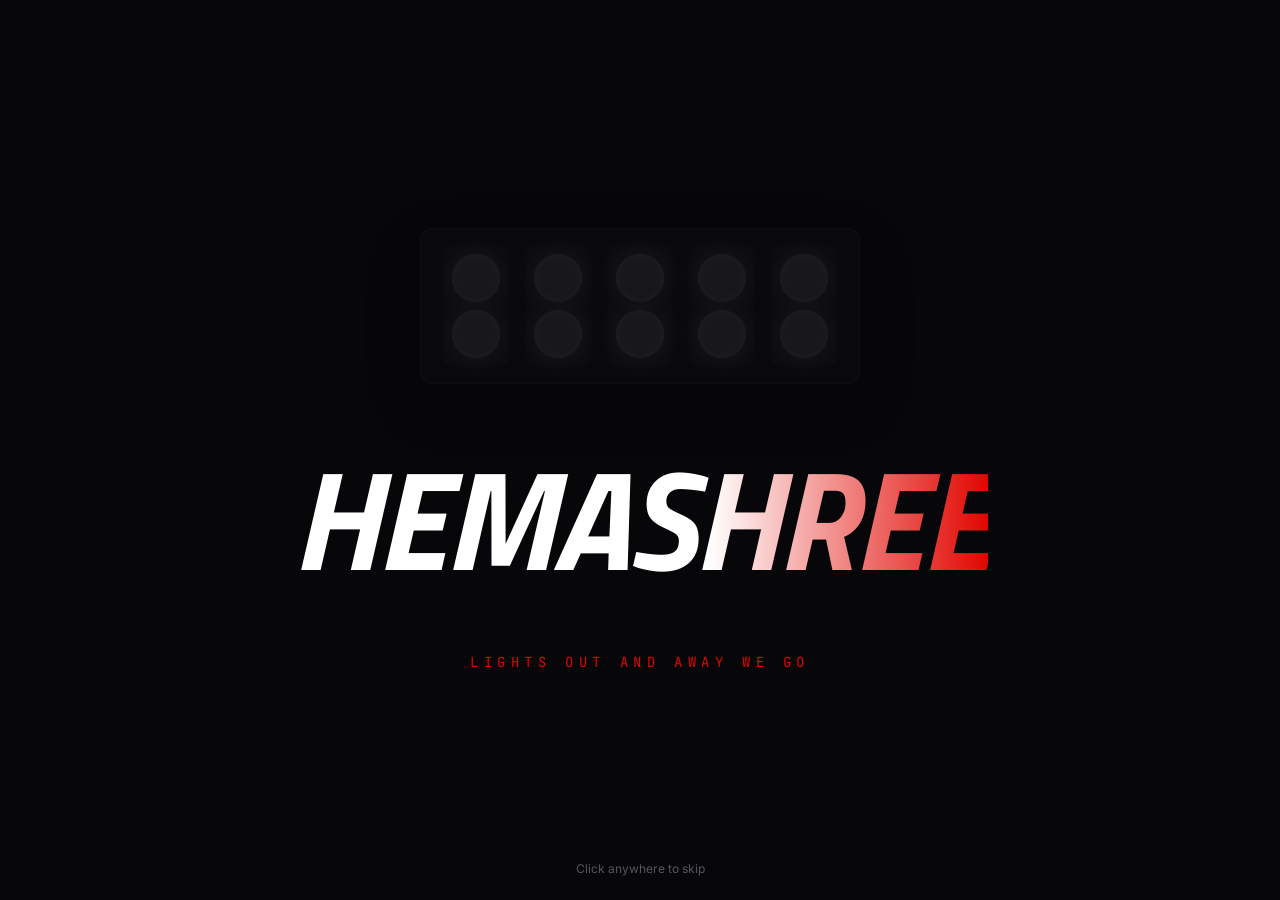
<file: index.html>
<!DOCTYPE html>
<html lang="en">
<head>
<meta charset="UTF-8">
<meta name="viewport" content="width=device-width, initial-scale=1.0, viewport-fit=cover">
<title>HEMASHREE · Software Engineer</title>
<meta name="description" content="Portfolio of Hemashree, software engineer (B.Tech CSE, VIT Chennai): computer vision, robotics, embedded sensing and backend systems, with a co-invented smart walker patent.">
<meta name="theme-color" content="#0F0F13">
<meta property="og:type" content="website">
<meta property="og:title" content="HEMASHREE · Software Engineer">
<meta property="og:description" content="Systems that see, decide and keep people safe: a patent-pending smart walker, a disaster-response rover, vision models and backend platforms.">
<meta property="og:image" content="https://hemashreevi.github.io/assets/img/hero.jpg">
<meta name="twitter:card" content="summary_large_image">
<link rel="icon" href="data:image/svg+xml,%3Csvg xmlns='http://www.w3.org/2000/svg' viewBox='0 0 64 64'%3E%3Crect width='64' height='64' rx='10' fill='%230F0F13'/%3E%3Ctext x='33' y='48' font-family='Arial Black,Impact,sans-serif' font-style='italic' font-size='40' text-anchor='middle' fill='%23E10600'%3EH%3C/text%3E%3C/svg%3E">
<link rel="preconnect" href="https://fonts.googleapis.com">
<link rel="preconnect" href="https://fonts.gstatic.com" crossorigin>
<link href="https://fonts.googleapis.com/css2?family=Titillium+Web:ital,wght@0,400;0,600;0,700;0,900;1,700;1,900&family=Inter:wght@300;400;500;600;700;800&family=JetBrains+Mono:wght@500;700&display=swap" rel="stylesheet">
<!-- Bump ?v= on these three links after editing CSS/JS so browsers fetch the new files. -->
<link rel="stylesheet" href="./assets/css/site.css?v=20261106-6">
<script type="application/ld+json">
{
  "@context":"https://schema.org",
  "@type":"Person",
  "name":"Hemashree Venugopal Indrajith",
  "jobTitle":"Software Engineer",
  "email":"mailto:shreejith2005@gmail.com",
  "address":{"@type":"PostalAddress","addressLocality":"Chennai","addressCountry":"IN"},
  "alumniOf":"Vellore Institute of Technology, Chennai",
  "knowsLanguage":["Tamil","English","Hindi","Japanese"],
  "sameAs":["https://www.linkedin.com/in/hema-shree272005","https://github.com/HemashreeVI"]
}
</script>
</head>
<body>

<!-- Intro -->
<div class="intro" id="intro" aria-hidden="true">
  <div class="lights" id="lights">
    <div class="pod"><i></i><i></i></div><div class="pod"><i></i><i></i></div><div class="pod"><i></i><i></i></div><div class="pod"><i></i><i></i></div><div class="pod"><i></i><i></i></div>
  </div>
  <div class="intro-word">HEMASHREE</div>
  <div class="intro-sub">LIGHTS OUT AND AWAY WE GO</div>
  <div class="intro-skip">Click anywhere to skip</div>
</div>

<!-- Profile picker -->
<section class="gate" id="gate" hidden aria-labelledby="gateTitle">
  <div class="gate-logo">HEMASHREE</div>
  <p class="gate-kicker">PORTFOLIO · SOFTWARE ENGINEER</p>
  <h1 id="gateTitle">Who's on the grid today?</h1>
  <div class="gate-list" id="gateList"></div>
  <p class="gate-hint">Pick your seat. The page re-tunes itself for you.</p>
</section>

<!-- Browse -->
<div class="app" id="app" hidden>
  <header class="nav" id="nav">
    <a class="logo" href="#top" aria-label="Home">HEMASHREE</a>
    <nav class="nav-links" id="navLinks" aria-label="Sections"></nav>
    <button class="nav-browse" id="navBrowse" type="button" aria-expanded="false" aria-controls="navLinks">Browse <span aria-hidden="true">▾</span></button>
    <div class="nav-right">
      <a class="nav-resume" id="navResume" href="#" target="_blank" rel="noopener">Résumé</a>
      <div class="profile-menu">
        <button class="avatar-btn" id="avatarBtn" type="button" aria-haspopup="true" aria-expanded="false" aria-label="Switch profile"></button>
        <div class="profile-drop" id="profileDrop" hidden></div>
      </div>
    </div>
  </header>

  <main id="top">
    <section class="billboard" id="billboard">
      <div class="bb-speed" aria-hidden="true"></div>
      <div class="bb-photo"><img id="bbPhoto" alt="Hemashree"></div>
      <div class="bb-spot" id="bbSpot" aria-hidden="true"></div>
      <div class="bb-shade" aria-hidden="true"></div>
      <div class="bb-content">
        <div class="bb-tag"><span class="pos">P1</span><span class="code">HVI</span><span class="team">VIT CHENNAI · B.TECH CSE</span></div>
        <h1 class="bb-title" id="bbTitle"></h1>
        <div class="bb-role" id="bbRole"></div>
        <div class="bb-meta" id="bbMeta"></div>
        <p class="bb-pitch" id="bbPitch"></p>
        <div class="bb-stats" id="bbStats"></div>
        <div class="bb-actions">
          <button class="btn btn-play" id="bbPlay" type="button"><svg viewBox="0 0 24 24" aria-hidden="true"><path d="M7 4v16l13-8z"/></svg>View Projects</button>
          <button class="btn btn-info" id="bbInfo" type="button"><svg viewBox="0 0 24 24" aria-hidden="true"><circle cx="12" cy="12" r="10" fill="none" stroke="currentColor" stroke-width="2"/><path d="M12 11v6M12 7.5v.5" stroke="currentColor" stroke-width="2.2" stroke-linecap="round"/></svg>About Me</button>
          <button class="btn btn-info" id="bbTrailer" type="button"><svg viewBox="0 0 24 24" aria-hidden="true"><rect x="2" y="5" width="20" height="14" rx="3" fill="none" stroke="currentColor" stroke-width="2"/><path d="M10 9v6l5-3z"/></svg>Watch Trailer</button>
        </div>
      </div>
      <div class="checker" aria-hidden="true"></div>
    </section>

    <div class="rows" id="rows"></div>

    <section class="cta" id="contact" aria-labelledby="ctaTitle">
      <p class="cta-kicker">BOX, BOX</p>
      <h2 id="ctaTitle">Let's build something fast.</h2>
      <p class="cta-sub">Open to roles in software engineering, computer vision, cyber-physical systems, security, and backend &amp; DevOps.</p>
      <p class="cta-small">Leave your email and I'll get back to you.</p>
      <form class="cta-form" id="ctaForm">
        <label class="sr-only" for="ctaEmail">Your email address</label>
        <input id="ctaEmail" type="email" placeholder="Email address" autocomplete="email" required>
        <button class="btn btn-red" type="submit">Send <span aria-hidden="true">›</span></button>
      </form>
      <div class="cta-links" id="ctaLinks"></div>
    </section>
  </main>

  <footer class="foot">
    <p class="foot-q">Questions? Email <a id="footMail" href="#"></a></p>
    <ul class="foot-grid" id="footGrid"></ul>
    <p class="foot-note">Built by hand by Hemashree · Chennai, India · <a href="./classic/">Classic portfolio</a></p>
  </footer>
</div>

<!-- Page transition: an F1 car drives up the screen -->
<div class="pitlane" id="pitlane" aria-hidden="true">
  <div class="pl-track" id="plTrack">
    <div class="pl-car" id="plCar"></div>
    <div class="pl-curtain"><div class="pl-checker"></div><div class="pl-label" id="plLabel"></div></div>
  </div>
</div>

<!-- Hover preview (desktop) -->
<div class="preview" id="preview" hidden></div>

<!-- Detail modal -->
<div class="modal" id="modal" hidden>
  <div class="modal-backdrop" data-close></div>
  <div class="modal-box" role="dialog" aria-modal="true" aria-labelledby="modalTitle" tabindex="-1" id="modalBox"></div>
</div>

<!-- Image lightbox -->
<div class="lightbox" id="lightbox" hidden>
  <button class="lb-close" type="button" data-close aria-label="Close">×</button>
  <img id="lbImg" alt="">
  <p id="lbCap"></p>
</div>

<script src="./assets/js/data.js?v=20261106-3"></script>
<script src="./assets/js/app.js?v=20261106-6"></script>
</body>
</html>
</file>
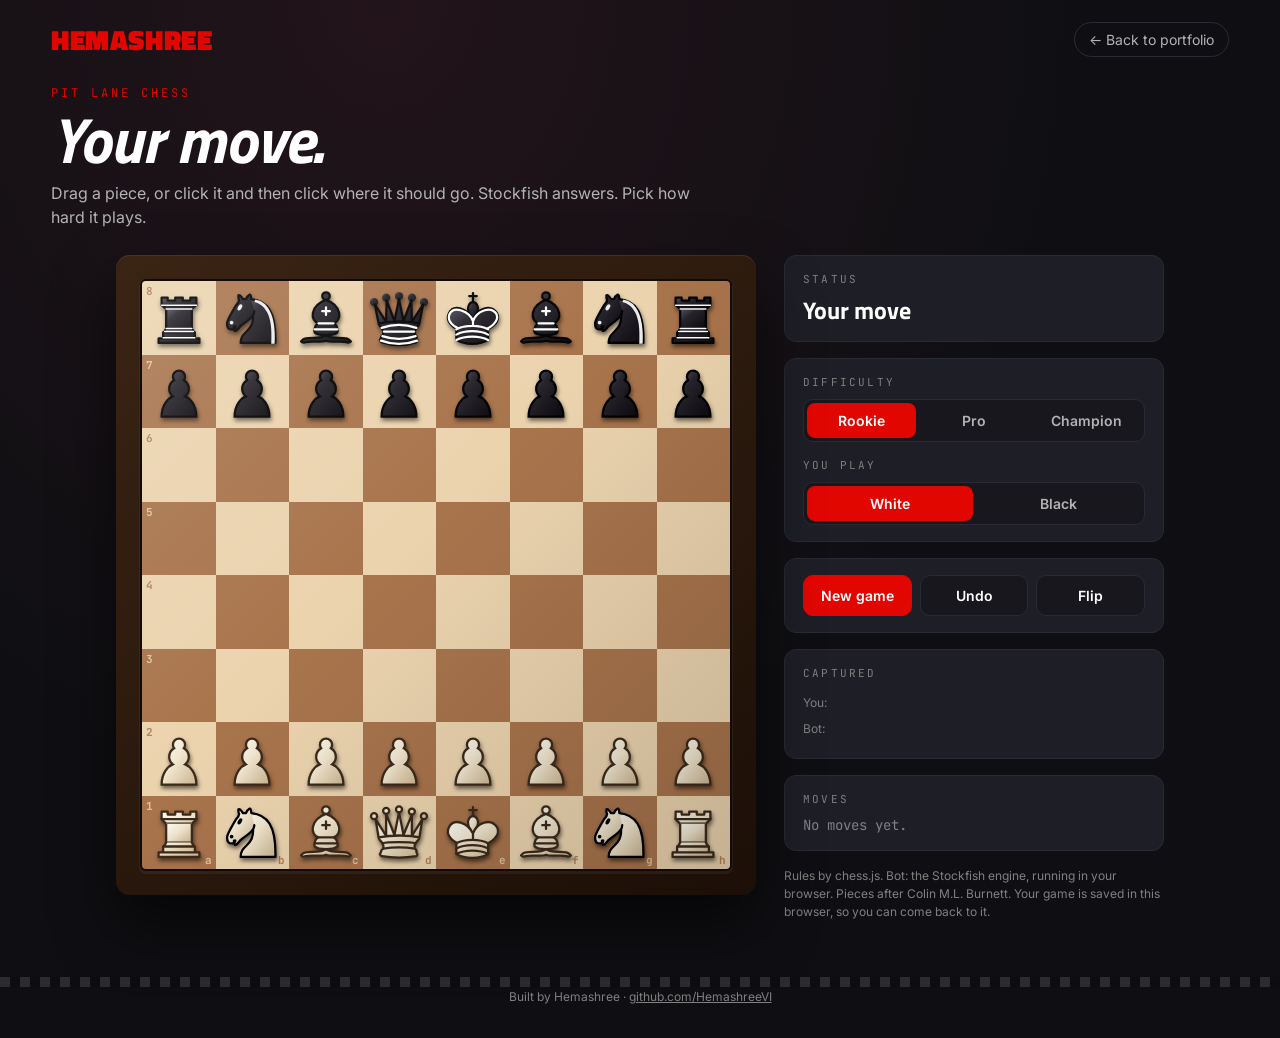
<file: chess/index.html>
<!DOCTYPE html>
<html lang="en">
<head>
<meta charset="UTF-8">
<meta name="viewport" content="width=device-width, initial-scale=1.0, viewport-fit=cover">
<title>Pit Lane Chess · Hemashree</title>
<meta name="description" content="Play chess against Stockfish on Hemashree's portfolio. Drag or click the pieces; pick your difficulty and your colour.">
<meta name="theme-color" content="#0F0F13">
<meta property="og:title" content="Pit Lane Chess · Hemashree">
<meta property="og:description" content="Drag the pieces, beat the bot. A chess board on Hemashree's portfolio.">
<link rel="icon" href="data:image/svg+xml,%3Csvg xmlns='http://www.w3.org/2000/svg' viewBox='0 0 64 64'%3E%3Crect width='64' height='64' rx='10' fill='%230F0F13'/%3E%3Ctext x='32' y='48' font-size='40' text-anchor='middle' fill='%23E10600'%3E%E2%99%9E%3C/text%3E%3C/svg%3E">
<link rel="preconnect" href="https://fonts.googleapis.com">
<link rel="preconnect" href="https://fonts.gstatic.com" crossorigin>
<link href="https://fonts.googleapis.com/css2?family=Titillium+Web:ital,wght@0,400;0,600;0,700;0,900;1,900&family=Inter:wght@400;500;600;700&family=JetBrains+Mono:wght@500;700&display=swap" rel="stylesheet">
<style>
:root{
  --bg:#0F0F13;--bg2:#17171D;--card:#1E1E26;--line:#2A2A34;
  --red:#E10600;--red2:#B20710;--text:#FFFFFF;--muted:#B3B3B3;--dim:#808080;--green:#46D369;
  --light:#EBD3AE;--dark:#A8744C;--lastL:#E6CF7A;--lastD:#C2A04A;
  --display:'Titillium Web','Arial Black',sans-serif;
  --mono:'JetBrains Mono',ui-monospace,Menlo,Consolas,monospace;
  --sans:'Inter',-apple-system,'Segoe UI',Helvetica,Arial,sans-serif;
}
*{box-sizing:border-box}
html{-webkit-text-size-adjust:100%}
body{margin:0;min-height:100vh;background:radial-gradient(ellipse at 30% 0%,#22141a 0%,var(--bg) 55%);color:var(--text);font-family:var(--sans);overflow-x:hidden}
a{color:inherit}
button{font:inherit;color:inherit}
:focus-visible{outline:2px solid #fff;outline-offset:3px}
.sr-only{position:absolute;width:1px;height:1px;overflow:hidden;clip:rect(0 0 0 0);white-space:nowrap}

.nav{display:flex;align-items:center;justify-content:space-between;gap:16px;padding:18px max(16px,4vw)}
.logo{font-family:var(--display);font-weight:900;font-size:28px;color:var(--red);text-decoration:none;letter-spacing:.02em}
.back{font-size:14px;color:var(--muted);text-decoration:none;border:1px solid var(--line);padding:8px 14px;border-radius:999px}
.back:hover{color:#fff;border-color:#555}

.head{padding:6px max(16px,4vw) 18px}
.kicker{font-family:var(--mono);font-size:12px;letter-spacing:.25em;color:var(--red);margin:0 0 6px}
h1{font-family:var(--display);font-weight:900;font-style:italic;font-size:clamp(34px,6vw,64px);line-height:1;margin:0;letter-spacing:-.01em}
.sub{color:var(--muted);margin:10px 0 0;max-width:640px;line-height:1.5}

.wrap{display:grid;grid-template-columns:minmax(0,640px) minmax(260px,380px);gap:28px;padding:8px max(16px,4vw) 48px;justify-content:center;align-items:start}
@media (max-width:900px){.wrap{grid-template-columns:minmax(0,1fr)}}

/* ------------------------------------------------ board */
.frame{position:relative;padding:clamp(14px,3vw,26px);border-radius:14px;background:linear-gradient(145deg,#3a2414,#1c0f07);
  box-shadow:0 30px 60px rgba(0,0,0,.6),inset 0 1px 0 rgba(255,255,255,.08);touch-action:none;user-select:none;-webkit-user-select:none}
.board{position:relative;display:grid;grid-template-columns:repeat(8,1fr);aspect-ratio:1;border-radius:4px;overflow:hidden;
  box-shadow:0 0 0 2px #120a05,0 2px 0 3px rgba(255,255,255,.05)}
.board::after{content:"";position:absolute;inset:0;pointer-events:none;background:linear-gradient(135deg,rgba(255,255,255,.14),rgba(255,255,255,0) 45%,rgba(0,0,0,.16))}
.sq{position:relative;border:0;padding:0;margin:0;background:var(--light);cursor:pointer;aspect-ratio:1}
.sq.d{background:var(--dark)}
.sq.last{background:var(--lastL)}.sq.d.last{background:var(--lastD)}
.sq.sel{box-shadow:inset 0 0 0 4px rgba(225,6,0,.85)}
.sq.check{background:radial-gradient(circle,#ff3b30 0%,rgba(225,6,0,.75) 45%,transparent 75%),var(--light)}
.sq.d.check{background:radial-gradient(circle,#ff3b30 0%,rgba(225,6,0,.75) 45%,transparent 75%),var(--dark)}
.sq.hint::before{content:"";position:absolute;left:50%;top:50%;width:26%;height:26%;transform:translate(-50%,-50%);border-radius:50%;background:rgba(20,10,5,.35)}
.sq.hint.cap::before{width:86%;height:86%;background:none;border:5px solid rgba(20,10,5,.35)}
.sq.over{box-shadow:inset 0 0 0 4px rgba(255,255,255,.75)}
.sq .c{position:absolute;font-family:var(--mono);font-size:clamp(8px,1.4vw,11px);font-weight:700;pointer-events:none;opacity:.85}
.sq .r{left:4px;top:3px}.sq .f{right:4px;bottom:2px}
.sq .c{color:var(--dark)}.sq.d .c{color:var(--light)}
.pc{position:absolute;inset:4%;width:92%;height:92%;pointer-events:none;filter:drop-shadow(1px 3px 2px rgba(0,0,0,.55));transition:transform .18s ease}
.ghost{position:fixed;pointer-events:none;z-index:50;filter:drop-shadow(4px 10px 6px rgba(0,0,0,.6));transform:translate(-50%,-50%) scale(1.12)}
.sq.lift .pc{opacity:.25}

/* ------------------------------------------------ panel */
.panel{display:flex;flex-direction:column;gap:16px}
.card{background:var(--card);border:1px solid var(--line);border-radius:12px;padding:16px 18px}
.label{font-family:var(--mono);font-size:11px;letter-spacing:.2em;color:var(--dim);margin:0 0 10px}
.status{font-family:var(--display);font-weight:700;font-size:24px;line-height:1.2;margin:0}
.status.win{color:var(--green)}.status.lose{color:#ff6b6b}
.think{display:none;align-items:center;gap:8px;color:var(--muted);font-size:13px;margin-top:8px}
.think.on{display:flex}
.think i{width:7px;height:7px;border-radius:50%;background:var(--red);animation:bl 1s infinite}
.think i:nth-child(2){animation-delay:.15s}.think i:nth-child(3){animation-delay:.3s}
@keyframes bl{0%,100%{opacity:.2}50%{opacity:1}}
.seg{display:flex;background:var(--bg2);border:1px solid var(--line);border-radius:10px;padding:3px;gap:3px}
.seg button{flex:1;border:0;background:none;padding:9px 6px;border-radius:8px;cursor:pointer;font-weight:600;font-size:14px;color:var(--muted)}
.seg button[aria-pressed="true"]{background:var(--red);color:#fff}
.row{display:flex;gap:8px;flex-wrap:wrap}
.btn{flex:1;min-width:90px;border:1px solid var(--line);background:var(--bg2);border-radius:10px;padding:11px 12px;cursor:pointer;font-weight:600;font-size:14px}
.btn:hover{border-color:#555}
.btn.red{background:var(--red);border-color:var(--red)}
.btn.red:hover{background:var(--red2)}
.moves{font-family:var(--mono);font-size:14px;max-height:220px;overflow:auto;display:grid;grid-template-columns:36px 1fr 1fr;gap:4px 8px;color:var(--muted)}
.moves .n{color:var(--dim)}.moves .w,.moves .b{color:#fff}
.moves .empty{grid-column:1/-1;color:var(--dim)}
.caps{display:flex;flex-wrap:wrap;gap:2px;min-height:26px;align-items:center}
.caps img{width:24px;height:24px}
.caps .adv{font-family:var(--mono);font-size:12px;color:var(--muted);margin-left:6px}
.note{color:var(--dim);font-size:12px;line-height:1.5;margin:0}

/* ------------------------------------------------ overlays */
.promo,.over-banner{position:absolute;inset:0;display:grid;place-items:center;background:rgba(10,8,8,.55);border-radius:14px;z-index:20}
.promo[hidden],.over-banner[hidden]{display:none}
.promo .box,.over-banner .box{background:var(--card);border:1px solid var(--line);border-radius:14px;padding:18px;text-align:center;box-shadow:0 20px 50px rgba(0,0,0,.6)}
.promo .opts{display:flex;gap:8px;margin-top:10px}
.promo .opts button{width:64px;height:64px;border:1px solid var(--line);background:var(--light);border-radius:10px;cursor:pointer;padding:6px}
.promo .opts button:hover{background:var(--lastL)}
.over-banner h2{font-family:var(--display);font-style:italic;font-weight:900;font-size:clamp(28px,5vw,44px);margin:0 0 6px}
.over-banner p{color:var(--muted);margin:0 0 14px}
.checker{height:10px;background:repeating-linear-gradient(90deg,#fff 0 10px,#000 10px 20px);opacity:.12;margin-top:8px}
footer{color:var(--dim);font-size:12px;text-align:center;padding:0 16px 32px;line-height:1.6}
</style>
</head>
<body>
<header class="nav">
  <a class="logo" href="../">HEMASHREE</a>
  <a class="back" href="../">← Back to portfolio</a>
</header>

<section class="head">
  <p class="kicker">PIT LANE CHESS</p>
  <h1>Your move.</h1>
  <p class="sub">Drag a piece, or click it and then click where it should go. Stockfish answers. Pick how hard it plays.</p>
</section>

<main class="wrap">
  <div class="frame" id="frame">
    <div class="board" id="board" role="grid" aria-label="Chess board"></div>
    <div class="promo" id="promo" hidden>
      <div class="box"><strong>Promote to</strong><div class="opts" id="promoOpts"></div></div>
    </div>
    <div class="over-banner" id="overBanner" hidden>
      <div class="box"><h2 id="overTitle"></h2><p id="overText"></p><button class="btn red" id="overNew" type="button">Play again</button></div>
    </div>
  </div>

  <aside class="panel">
    <div class="card">
      <p class="label">STATUS</p>
      <p class="status" id="status" aria-live="polite">Your move</p>
      <div class="think" id="think"><i></i><i></i><i></i><span>The bot is thinking…</span></div>
    </div>
    <div class="card">
      <p class="label">DIFFICULTY</p>
      <div class="seg" id="level">
        <button type="button" data-level="0" aria-pressed="true">Rookie</button>
        <button type="button" data-level="1" aria-pressed="false">Pro</button>
        <button type="button" data-level="2" aria-pressed="false">Champion</button>
      </div>
      <p class="label" style="margin-top:16px">YOU PLAY</p>
      <div class="seg" id="side">
        <button type="button" data-side="w" aria-pressed="true">White</button>
        <button type="button" data-side="b" aria-pressed="false">Black</button>
      </div>
    </div>
    <div class="card">
      <div class="row">
        <button class="btn red" id="newBtn" type="button">New game</button>
        <button class="btn" id="undoBtn" type="button">Undo</button>
        <button class="btn" id="flipBtn" type="button">Flip</button>
      </div>
    </div>
    <div class="card">
      <p class="label">CAPTURED</p>
      <div class="caps" id="capsYou"></div>
      <div class="caps" id="capsBot"></div>
    </div>
    <div class="card">
      <p class="label">MOVES</p>
      <div class="moves" id="moves"></div>
    </div>
    <p class="note">Rules by chess.js. Bot: the Stockfish engine, running in your browser. Pieces after Colin M.L. Burnett. Your game is saved in this browser, so you can come back to it.</p>
  </aside>
</main>
<div class="checker" aria-hidden="true"></div>
<footer>Built by Hemashree · <a href="https://github.com/HemashreeVI">github.com/HemashreeVI</a></footer>

<script src="./vendor/chess.js"></script>
<script>
(() => {
  const LEVELS = [
    { name: "Rookie", skill: 0, time: 150, depth: 2 },
    { name: "Pro", skill: 8, time: 500, depth: 8 },
    { name: "Champion", skill: 20, time: 1200, depth: 18 },
  ];
  const VALUE = { p: 1, n: 3, b: 3, r: 5, q: 9, k: 0 };
  const FILES = "abcdefgh";
  const KEY = "pitlane-chess-v1";

  const game = new Chess();
  let you = "w", level = 0, flipped = false;
  let selected = null, legal = [], busy = false, pendingPromo = null;
  let engine = null, engineReady = false, engineCb = null, engineTimer = null;

  const $ = (id) => document.getElementById(id);
  const boardEl = $("board");

  // ------------------------------------------------ storage (per-browser convenience only)
  function save() {
    try { localStorage.setItem(KEY, JSON.stringify({ pgn: game.pgn(), you, level, flipped })); } catch (e) {}
  }
  function restore() {
    try {
      const s = JSON.parse(localStorage.getItem(KEY) || "null");
      if (!s) return;
      if (s.pgn) game.load_pgn(s.pgn);
      you = s.you === "b" ? "b" : "w";
      level = [0, 1, 2].includes(s.level) ? s.level : 0;
      flipped = !!s.flipped;
    } catch (e) {}
  }

  // ------------------------------------------------ engine
  function startEngine() {
    try {
      const wasm = typeof WebAssembly === "object" && WebAssembly.validate &&
        WebAssembly.validate(Uint8Array.of(0x0, 0x61, 0x73, 0x6d, 0x01, 0x00, 0x00, 0x00));
      engine = new Worker(wasm ? "./vendor/stockfish.wasm.js" : "./vendor/stockfish.js");
      engine.onmessage = (e) => {
        const line = typeof e.data === "string" ? e.data : "";
        if (line === "uciok" || line === "readyok") engineReady = true;
        if (line.startsWith("bestmove") && engineCb) {
          const cb = engineCb; engineCb = null; clearTimeout(engineTimer);
          cb(line.split(" ")[1]);
        }
      };
      engine.onerror = () => { engine = null; };
      engine.postMessage("uci");
      engine.postMessage("isready");
    } catch (e) { engine = null; }
  }

  function fallbackMove() {
    // Prefer the most valuable capture, else a random move.
    const ms = game.moves({ verbose: true });
    let best = [], bestV = -1;
    for (const m of ms) {
      const v = (m.captured ? VALUE[m.captured] * 10 : 0) + (m.promotion ? 80 : 0) + (m.san.includes("+") ? 2 : 0);
      if (v > bestV) { bestV = v; best = [m]; } else if (v === bestV) best.push(m);
    }
    const m = best[Math.floor(Math.random() * best.length)];
    return m.from + m.to + (m.promotion || "");
  }

  function askEngine(cb) {
    const L = LEVELS[level];
    if (!engine) return setTimeout(() => cb(fallbackMove()), 350);
    engineCb = cb;
    engineTimer = setTimeout(() => { if (engineCb) { engineCb = null; cb(fallbackMove()); } }, L.time + 6000);
    engine.postMessage("ucinewgame");
    engine.postMessage(`setoption name Skill Level value ${L.skill}`);
    engine.postMessage(`position fen ${game.fen()}`);
    engine.postMessage(`go movetime ${L.time} depth ${L.depth}`);
  }

  function botTurn() {
    if (game.game_over() || game.turn() === you) return;
    busy = true; render();
    const started = Date.now();
    askEngine((uci) => {
      const wait = Math.max(0, 450 - (Date.now() - started));   // let the player see it think
      setTimeout(() => {
        if (uci && uci !== "(none)") {
          game.move({ from: uci.slice(0, 2), to: uci.slice(2, 4), promotion: uci[4] || "q" });
        }
        busy = false; save(); render();
      }, wait);
    });
  }

  // ------------------------------------------------ moves
  function canTouch(sq) {
    const p = game.get(sq);
    return !busy && !game.game_over() && game.turn() === you && p && p.color === you;
  }

  function select(sq) {
    selected = sq;
    legal = sq ? game.moves({ square: sq, verbose: true }) : [];
    render();
  }

  function tryMove(from, to) {
    const options = game.moves({ square: from, verbose: true }).filter((m) => m.to === to);
    if (!options.length) return false;
    if (options.some((m) => m.promotion)) {
      pendingPromo = { from, to };
      showPromo();
      return true;
    }
    finishMove(from, to);
    return true;
  }

  function finishMove(from, to, promotion) {
    game.move({ from, to, promotion });
    selected = null; legal = [];
    save(); render();
    setTimeout(botTurn, 120);
  }

  function showPromo() {
    const box = $("promoOpts");
    box.innerHTML = "";
    for (const p of ["q", "r", "b", "n"]) {
      const b = document.createElement("button");
      b.type = "button";
      b.setAttribute("aria-label", { q: "Queen", r: "Rook", b: "Bishop", n: "Knight" }[p]);
      b.innerHTML = `<img src="./pieces/${you}${p.toUpperCase()}.svg" alt="">`;
      b.onclick = () => { $("promo").hidden = true; const m = pendingPromo; pendingPromo = null; finishMove(m.from, m.to, p); };
      box.appendChild(b);
    }
    $("promo").hidden = false;
  }

  // ------------------------------------------------ render
  function squareAt(r, c) {
    const file = flipped ? 7 - c : c, rank = flipped ? r + 1 : 8 - r;
    return FILES[file] + rank;
  }

  function buildBoard() {
    boardEl.innerHTML = "";
    for (let r = 0; r < 8; r++) for (let c = 0; c < 8; c++) {
      const sq = squareAt(r, c);
      const b = document.createElement("button");
      b.type = "button";
      b.className = "sq" + ((FILES.indexOf(sq[0]) + +sq[1]) % 2 === 1 ? " d" : "");
      b.dataset.sq = sq;
      let coords = "";
      if (c === 0) coords += `<span class="c r">${sq[1]}</span>`;
      if (r === 7) coords += `<span class="c f">${sq[0]}</span>`;
      b.innerHTML = coords;
      boardEl.appendChild(b);
    }
  }

  function render() {
    const hist = game.history({ verbose: true });
    const last = hist[hist.length - 1];
    let kingSq = null;
    if (game.in_check()) {
      for (const sq of boardEl.children) {
        const p = game.get(sq.dataset.sq);
        if (p && p.type === "k" && p.color === game.turn()) kingSq = sq.dataset.sq;
      }
    }
    const targets = new Map(legal.map((m) => [m.to, m]));
    for (const el of boardEl.children) {
      const sq = el.dataset.sq, p = game.get(sq);
      el.classList.toggle("last", !!last && (last.from === sq || last.to === sq));
      el.classList.toggle("sel", sq === selected);
      el.classList.toggle("check", sq === kingSq);
      el.classList.toggle("hint", targets.has(sq));
      el.classList.toggle("cap", targets.has(sq) && !!(targets.get(sq).captured));
      let img = el.querySelector(".pc");
      if (p) {
        const src = `./pieces/${p.color}${p.type.toUpperCase()}.svg`;
        if (!img) { img = document.createElement("img"); img.className = "pc"; img.alt = ""; el.appendChild(img); }
        if (img.getAttribute("src") !== src) img.setAttribute("src", src);
      } else if (img) img.remove();
      const name = p ? `${p.color === "w" ? "white" : "black"} ${{ p: "pawn", n: "knight", b: "bishop", r: "rook", q: "queen", k: "king" }[p.type]}` : "empty";
      el.setAttribute("aria-label", `${sq}, ${name}`);
    }
    renderStatus(); renderMoves(hist); renderCaps(hist);
    document.querySelectorAll("#level button").forEach((b) => b.setAttribute("aria-pressed", String(+b.dataset.level === level)));
    document.querySelectorAll("#side button").forEach((b) => b.setAttribute("aria-pressed", String(b.dataset.side === you)));
    $("think").classList.toggle("on", busy);
    $("undoBtn").disabled = busy || hist.length === 0;
  }

  function renderStatus() {
    const st = $("status");
    st.className = "status";
    let over = null;
    if (game.in_checkmate()) {
      const youWon = game.turn() !== you;
      over = youWon ? ["Checkmate. You win!", `You beat the ${LEVELS[level].name} bot.`] : ["Checkmate.", "The bot got you this time."];
      st.textContent = over[0]; st.classList.add(youWon ? "win" : "lose");
    } else if (game.in_draw() || game.in_stalemate() || game.in_threefold_repetition()) {
      const why = game.in_stalemate() ? "stalemate" : game.in_threefold_repetition() ? "threefold repetition" : game.insufficient_material() ? "insufficient material" : "50-move rule";
      over = ["Draw.", `By ${why}.`];
      st.textContent = `Draw (${why})`;
    } else if (busy || game.turn() !== you) {
      st.textContent = game.in_check() ? "Check! The bot must respond" : "Bot to move";
    } else {
      st.textContent = game.in_check() ? "Check! Your move" : "Your move";
    }
    $("overBanner").hidden = !over;
    if (over) { $("overTitle").textContent = over[0]; $("overText").textContent = over[1]; }
  }

  function renderMoves(hist) {
    const el = $("moves");
    if (!hist.length) { el.innerHTML = `<span class="empty">No moves yet.</span>`; return; }
    let h = "";
    for (let i = 0; i < hist.length; i += 2) {
      h += `<span class="n">${i / 2 + 1}.</span><span class="w">${hist[i].san}</span><span class="b">${hist[i + 1] ? hist[i + 1].san : ""}</span>`;
    }
    el.innerHTML = h;
    el.scrollTop = el.scrollHeight;
  }

  function renderCaps(hist) {
    const took = { w: [], b: [] };
    for (const m of hist) if (m.captured) took[m.color].push(m.captured);
    const order = "qrbnp";
    const draw = (list, colorOfPieces) => list.sort((a, b) => order.indexOf(a) - order.indexOf(b))
      .map((t) => `<img src="./pieces/${colorOfPieces}${t.toUpperCase()}.svg" alt="${t}">`).join("");
    const bot = you === "w" ? "b" : "w";
    const sum = (l) => l.reduce((s, t) => s + VALUE[t], 0);
    const diff = sum(took[you]) - sum(took[bot]);
    $("capsYou").innerHTML = `<span class="note" style="margin-right:6px">You:</span>` + draw(took[you], bot) + (diff > 0 ? `<span class="adv">+${diff}</span>` : "");
    $("capsBot").innerHTML = `<span class="note" style="margin-right:6px">Bot:</span>` + draw(took[bot], you) + (diff < 0 ? `<span class="adv">+${-diff}</span>` : "");
  }

  // ------------------------------------------------ input: click and drag
  let drag = null;
  boardEl.addEventListener("pointerdown", (e) => {
    const el = e.target.closest(".sq");
    if (!el || e.button > 0) return;
    const sq = el.dataset.sq;
    if (selected && sq !== selected && legal.some((m) => m.to === sq)) { tryMove(selected, sq); return; }
    if (!canTouch(sq)) { select(null); return; }
    select(sq);
    const img = el.querySelector(".pc");
    if (!img) return;
    const size = el.getBoundingClientRect().width;
    const ghost = img.cloneNode();
    ghost.className = "ghost";
    ghost.style.width = ghost.style.height = size + "px";
    ghost.style.left = e.clientX + "px"; ghost.style.top = e.clientY + "px";
    drag = { from: sq, ghost, el, moved: false, x: e.clientX, y: e.clientY };
    boardEl.setPointerCapture(e.pointerId);
    e.preventDefault();
  });
  boardEl.addEventListener("pointermove", (e) => {
    if (!drag) return;
    if (!drag.moved && Math.hypot(e.clientX - drag.x, e.clientY - drag.y) > 4) {
      drag.moved = true; document.body.appendChild(drag.ghost); drag.el.classList.add("lift");
    }
    if (!drag.moved) return;
    drag.ghost.style.left = e.clientX + "px"; drag.ghost.style.top = e.clientY + "px";
    const under = document.elementFromPoint(e.clientX, e.clientY);
    const over = under && under.closest && under.closest(".sq");
    for (const s of boardEl.children) s.classList.toggle("over", s === over && legal.some((m) => m.to === s.dataset.sq));
  });
  const endDrag = (e) => {
    if (!drag) return;
    const d = drag; drag = null;
    d.ghost.remove(); d.el.classList.remove("lift");
    for (const s of boardEl.children) s.classList.remove("over");
    if (!d.moved) return;   // a plain click keeps the piece selected
    const under = document.elementFromPoint(e.clientX, e.clientY);
    const el = under && under.closest && under.closest(".sq");
    if (!el || !tryMove(d.from, el.dataset.sq)) select(d.from);
  };
  boardEl.addEventListener("pointerup", endDrag);
  boardEl.addEventListener("pointercancel", endDrag);
  // Keyboard: Enter/Space on a square acts like a click.
  boardEl.addEventListener("keydown", (e) => {
    if (e.key !== "Enter" && e.key !== " ") return;
    const el = e.target.closest(".sq"); if (!el) return;
    e.preventDefault();
    const sq = el.dataset.sq;
    if (selected && legal.some((m) => m.to === sq)) tryMove(selected, sq);
    else select(canTouch(sq) ? sq : null);
  });

  // ------------------------------------------------ controls
  function newGame() {
    if (engineCb) { engineCb = null; clearTimeout(engineTimer); if (engine) engine.postMessage("stop"); }
    game.reset(); selected = null; legal = []; busy = false;
    flipped = you === "b";
    buildBoard(); save(); render();
    setTimeout(botTurn, 300);
  }
  $("newBtn").onclick = newGame;
  $("overNew").onclick = newGame;
  $("flipBtn").onclick = () => { flipped = !flipped; buildBoard(); save(); render(); };
  $("undoBtn").onclick = () => {
    if (busy) return;
    game.undo();
    if (game.turn() !== you) game.undo();   // take back the bot's reply too
    selected = null; legal = []; save(); render();
    setTimeout(botTurn, 200);
  };
  document.querySelectorAll("#level button").forEach((b) => b.onclick = () => { level = +b.dataset.level; save(); render(); });
  document.querySelectorAll("#side button").forEach((b) => b.onclick = () => {
    if (b.dataset.side === you) return;
    you = b.dataset.side; newGame();
  });

  restore();
  startEngine();
  buildBoard();
  render();
  setTimeout(botTurn, 500);
})();
</script>
</body>
</html>
</file>
<file: assets/css/site.css>
:root{
  --bg:#0F0F13;
  --bg2:#17171D;
  --card:#1E1E26;
  --red:#E10600;
  --red2:#B20710;
  --text:#FFFFFF;
  --muted:#B3B3B3;
  --dim:#808080;
  --green:#46D369;
  --pad:4vw;
  --display:'Titillium Web','Arial Black',sans-serif;
  --mono:'JetBrains Mono',ui-monospace,Menlo,Consolas,monospace;
  --sans:'Inter',-apple-system,'Segoe UI',Helvetica,Arial,sans-serif;
}
*{box-sizing:border-box}
html{scroll-behavior:smooth;-webkit-text-size-adjust:100%}
body{margin:0;background:var(--bg);color:var(--text);font-family:var(--sans);overflow-x:hidden}
a{color:inherit}
button{font:inherit;color:inherit}
img{display:block;max-width:100%}
[hidden]{display:none!important}
.sr-only{position:absolute;width:1px;height:1px;overflow:hidden;clip:rect(0 0 0 0);white-space:nowrap}
:focus-visible{outline:2px solid #fff;outline-offset:3px}
body.locked{overflow:hidden}

/* ------------------------------------------------------------- intro */
.intro{position:fixed;inset:0;z-index:100;background:#000;display:grid;place-items:center;overflow:hidden;cursor:pointer}
.intro-word{font-family:var(--display);color:var(--red);font-size:clamp(64px,15vw,220px);letter-spacing:.02em;
  text-shadow:0 0 40px rgba(225,6,0,.55);animation:introZoom 2.6s cubic-bezier(.6,.05,.4,1) forwards}
@keyframes introZoom{
  0%{transform:scale(.6);opacity:0;filter:blur(8px)}
  20%{transform:scale(1);opacity:1;filter:blur(0)}
  62%{transform:scale(1.06);opacity:1}
  100%{transform:scale(9);opacity:0;filter:blur(6px)}
}
.intro.out{animation:fadeOut .45s ease forwards}
@keyframes fadeOut{to{opacity:0;visibility:hidden}}

/* ------------------------------------------------------------- gate */
.gate{min-height:100vh;min-height:100svh;display:flex;flex-direction:column;align-items:center;justify-content:center;padding:40px 16px;
  background:radial-gradient(ellipse at 50% 40%,#1f1f1f 0%,#141414 60%);animation:gateIn .6s ease both}
@keyframes gateIn{from{opacity:0;transform:scale(1.04)}to{opacity:1;transform:none}}
.gate-logo{position:absolute;top:22px;left:var(--pad);font-family:var(--display);color:var(--red);font-size:34px;letter-spacing:.02em}
.gate h1{font-weight:500;font-size:clamp(28px,4.4vw,56px);margin:0 0 34px;letter-spacing:-.01em}
.gate-list{display:flex;flex-wrap:wrap;justify-content:center;gap:clamp(14px,2.4vw,32px)}
.gate-item{background:none;border:0;cursor:pointer;display:flex;flex-direction:column;align-items:center;gap:12px;padding:0;width:clamp(96px,11vw,160px)}
.gate-item .av{width:100%;aspect-ratio:1;border-radius:6px;overflow:hidden;border:3px solid transparent;transition:border-color .2s,transform .2s}
.gate-item span{color:var(--dim);font-size:clamp(13px,1.3vw,18px);transition:color .2s}
.gate-item:hover .av,.gate-item:focus-visible .av{border-color:#fff;transform:scale(1.04)}
.gate-item:hover span,.gate-item:focus-visible span{color:#fff}
.gate-item:focus-visible{outline:none}
.gate-hint{color:var(--dim);margin-top:42px;font-size:14px;text-align:center}
.av-art{width:100%;height:100%;display:grid;place-items:center;position:relative}
.av-art svg{width:72%;height:72%}
.av-art img{width:100%;height:100%;object-fit:cover;object-position:50% 22%}

/* ------------------------------------------------------------- nav */
.nav{position:fixed;top:0;left:0;right:0;z-index:40;display:flex;align-items:center;gap:28px;padding:16px var(--pad);
  background:linear-gradient(180deg,rgba(0,0,0,.75) 10%,transparent);transition:background .4s}
.nav.solid{background:var(--bg)}
.logo{font-family:var(--display);color:var(--red);font-size:30px;text-decoration:none;letter-spacing:.02em;line-height:1}
.nav-links{display:flex;gap:20px}
.nav-links a{font-size:14px;color:#e5e5e5;text-decoration:none;transition:color .3s}
.nav-links a:hover{color:var(--muted)}
.nav-browse{display:none;background:none;border:0;font-size:14px;cursor:pointer}
.nav-right{margin-left:auto;display:flex;align-items:center;gap:18px}
.nav-resume{font-size:13px;text-decoration:none;border:1px solid rgba(255,255,255,.4);padding:6px 12px;border-radius:4px}
.nav-resume:hover{background:rgba(255,255,255,.1)}
.profile-menu{position:relative}
.avatar-btn{width:34px;height:34px;border-radius:4px;border:0;padding:0;overflow:hidden;cursor:pointer;display:block}
.profile-drop{position:absolute;right:0;top:46px;background:rgba(0,0,0,.92);border:1px solid #333;border-radius:4px;padding:10px 0;min-width:190px}
.profile-drop button{display:flex;align-items:center;gap:10px;width:100%;background:none;border:0;padding:8px 14px;cursor:pointer;font-size:13px;text-align:left}
.profile-drop button:hover{text-decoration:underline}
.profile-drop .mini{width:30px;height:30px;border-radius:4px;overflow:hidden;flex:none}
.profile-drop .sep{border-top:1px solid #333;margin:8px 0}
.profile-drop .cur{color:var(--muted)}

/* ------------------------------------------------------------- billboard */
.billboard{position:relative;min-height:max(600px,92vh);overflow:hidden;display:flex;align-items:center;padding:100px 0 130px}
.bb-photo{position:absolute;top:0;right:4vw;bottom:0;display:flex;justify-content:flex-end}
.bb-photo img{height:100%;width:auto;max-width:none;display:block;
  -webkit-mask-image:linear-gradient(90deg,transparent 0%,#000 30%,#000 85%,transparent 100%),linear-gradient(0deg,transparent 0%,#000 18%);
  -webkit-mask-composite:source-in;mask-image:linear-gradient(90deg,transparent 0%,#000 30%,#000 85%,transparent 100%),linear-gradient(0deg,transparent 0%,#000 18%);mask-composite:intersect}
.bb-spot{position:absolute;width:640px;height:640px;border-radius:50%;pointer-events:none;opacity:0;transition:opacity .35s;
  background:radial-gradient(circle,rgba(225,6,0,.28) 0%,rgba(225,6,0,.08) 40%,transparent 70%);filter:blur(30px);left:0;top:0}
.billboard:hover .bb-spot{opacity:1}
.bb-shade{position:absolute;inset:0;pointer-events:none;
  background:linear-gradient(77deg,rgba(0,0,0,.85) 0%,rgba(0,0,0,.35) 45%,transparent 70%),linear-gradient(0deg,var(--bg) 0%,rgba(20,20,20,0) 22%)}
.bb-content{position:relative;z-index:2;padding:0 var(--pad);max-width:min(660px,58vw)}
.bb-series{display:flex;align-items:center;gap:8px;margin-bottom:6px}
.bb-series .h{font-family:var(--display);color:var(--red);font-size:34px;line-height:1}
.bb-series .s{font-size:12px;letter-spacing:.35em;color:#ddd;font-weight:600}
.bb-title{font-family:var(--display);font-weight:400;font-size:clamp(64px,10vw,150px);line-height:.86;margin:0;letter-spacing:.01em;
  background:linear-gradient(180deg,#fff 30%,#cfcfcf);-webkit-background-clip:text;background-clip:text;color:transparent;
  filter:drop-shadow(0 6px 24px rgba(0,0,0,.6))}
.bb-role{font-size:clamp(13px,1.2vw,17px);letter-spacing:.45em;font-weight:600;margin:12px 0 18px;color:#eee}
.bb-top10{display:flex;align-items:center;gap:10px;font-size:clamp(15px,1.5vw,22px);font-weight:700;margin-bottom:12px}
.t10{background:var(--red);color:#fff;font-size:9px;font-weight:800;line-height:1;padding:5px 4px;border-radius:2px;text-align:center;letter-spacing:.02em}
.bb-meta{display:flex;flex-wrap:wrap;align-items:center;gap:10px;font-size:15px;color:#ddd;margin-bottom:14px}
.match{color:var(--green);font-weight:700}
.box{border:1px solid rgba(255,255,255,.4);padding:0 6px;font-size:12px;border-radius:3px;line-height:1.5}
.bb-pitch{font-size:clamp(15px,1.35vw,20px);line-height:1.45;color:#f0f0f0;text-shadow:0 2px 6px rgba(0,0,0,.6);margin:0 0 24px;max-width:36em}
.bb-actions{display:flex;gap:12px;flex-wrap:wrap}
.btn{display:inline-flex;align-items:center;justify-content:center;gap:10px;border:0;border-radius:4px;cursor:pointer;font-weight:700;
  font-size:clamp(15px,1.3vw,19px);padding:.6em 1.6em;text-decoration:none;transition:background .2s,transform .15s}
.btn:active{transform:scale(.97)}
.btn svg{width:1.4em;height:1.4em;fill:currentColor}
.btn-play{background:#fff;color:#000}
.btn-play:hover{background:rgba(255,255,255,.75)}
.btn-info{background:rgba(109,109,110,.7);color:#fff}
.btn-info:hover{background:rgba(109,109,110,.45)}
.btn-red{background:var(--red);color:#fff}
.btn-red:hover{background:#c11119}
.bb-rating{position:absolute;right:0;bottom:30%;z-index:2;display:flex;align-items:center;gap:10px;background:rgba(51,51,51,.6);
  border-left:3px solid #dcdcdc;padding:6px 40px 6px 12px;font-size:14px;color:#eee}
.bb-rating span{font-weight:800}

/* ------------------------------------------------------------- rows */
.rows{position:relative;z-index:3;margin-top:-90px;padding-bottom:40px}
.row{margin:0 0 3.2vw}
.row h2{font-size:clamp(16px,1.5vw,22px);font-weight:600;margin:0 var(--pad) 10px;color:#e5e5e5;display:flex;align-items:baseline;gap:12px}
.row h2 .explore{font-size:12px;color:#54b9c5;opacity:0;transform:translateX(-8px);transition:.3s}
.row:hover h2 .explore{opacity:1;transform:none}
.row-wrap{position:relative}
.track{display:flex;gap:.4vw;overflow-x:auto;overflow-y:hidden;scroll-snap-type:x mandatory;padding:6px var(--pad) 10px;scroll-padding:0 var(--pad);scrollbar-width:none}
.track::-webkit-scrollbar{display:none}
.arrow{position:absolute;top:6px;bottom:10px;width:calc(var(--pad) - 4px);border:0;background:rgba(20,20,20,.55);color:#fff;font-size:34px;
  cursor:pointer;z-index:4;opacity:0;transition:opacity .2s,background .2s;display:flex;align-items:center;justify-content:center}
.arrow.l{left:0;border-radius:0 4px 4px 0}
.arrow.r{right:0;border-radius:4px 0 0 4px}
.row-wrap:hover .arrow{opacity:1}
.arrow:hover{background:rgba(20,20,20,.8)}

.card{flex:none;scroll-snap-align:start;position:relative;border:0;padding:0;background:var(--card);border-radius:4px;overflow:hidden;cursor:pointer;
  width:calc((100vw - 2*var(--pad) - 5*.4vw)/6);aspect-ratio:16/9;text-align:left;transition:transform .25s}
.card:focus-visible{outline:3px solid #fff;outline-offset:2px}
.card .art,.card img.ph{position:absolute;inset:0;width:100%;height:100%;object-fit:cover}
.card .label{position:absolute;left:0;right:0;bottom:0;padding:22px 10px 8px;background:linear-gradient(0deg,rgba(0,0,0,.85),transparent);
  font-weight:700;font-size:clamp(12px,1vw,15px);line-height:1.2}
.card .label small{display:block;font-weight:400;color:#ccc;font-size:.8em;margin-top:2px}
.ribbon{position:absolute;right:0;top:0;background:var(--red);color:#fff;font-size:10px;font-weight:700;
  padding:3px 8px;border-radius:0 4px 0 4px;white-space:nowrap;letter-spacing:.04em;z-index:2}
.progress{position:absolute;left:10px;right:10px;bottom:8px;height:3px;background:rgba(255,255,255,.3);border-radius:2px}
.progress i{display:block;height:100%;background:var(--red);border-radius:2px}
.card.cont .label{bottom:12px;padding-bottom:6px}

/* top 10 */
.card.t10card{width:calc((100vw - 2*var(--pad) - 4*.4vw)/5);aspect-ratio:16/11.5;background:none;overflow:visible}
.t10card .num{position:absolute;left:0;top:0;bottom:0;width:52%;}
.t10card .num svg{width:100%;height:100%}
.t10card .poster{position:absolute;right:0;top:0;bottom:0;width:50%;border-radius:4px;overflow:hidden;background:#222;box-shadow:0 6px 20px rgba(0,0,0,.6)}
.t10card .poster svg{width:100%;height:100%;display:block}

/* tall photo cards */
.card.tall{aspect-ratio:2/3;width:calc((100vw - 2*var(--pad) - 6*.4vw)/7)}
.card.tall img.ph{object-position:50% 30%}

/* text cards */
.card.text{background:linear-gradient(135deg,var(--c0,#2a2a2a),#111 80%);padding:14px 14px 12px;display:flex;flex-direction:column;justify-content:space-between}
.card.text .k{font-size:10px;letter-spacing:.2em;color:var(--c1,#e50914);font-weight:700}
.card.text .t{font-weight:700;font-size:clamp(13px,1.05vw,17px);line-height:1.2}
.card.text .w{font-size:11px;color:#bbb}
.card.text .glyph{position:absolute;right:10px;top:8px;font-size:26px;opacity:.9}
.card.skill{aspect-ratio:auto;width:calc((100vw - 2*var(--pad) - 3*.4vw)/4);justify-content:flex-start;gap:14px;padding:18px 18px 20px}
.card.skill .sk-head{display:flex;flex-direction:column;gap:6px}
.card.skill .t{font-size:clamp(16px,1.3vw,20px)}
.card.skill .chips{display:flex;flex-wrap:wrap;gap:7px}
.card.skill .chips > span{display:inline-flex;align-items:center;gap:7px;font-size:12.5px;font-weight:500;background:rgba(255,255,255,.07);border:1px solid rgba(255,255,255,.13);
  padding:5px 10px 5px 7px;border-radius:6px;color:#eee;transition:background .2s,border-color .2s,transform .2s}
.card.skill .chips > span:hover{background:rgba(225,6,0,.16);border-color:rgba(225,6,0,.55);transform:translateY(-2px)}
.card.skill .chips img,.card.skill .chips svg{width:18px;height:18px;flex:none;display:block}
.glyph-txt{width:18px;height:18px;flex:none;display:grid;place-items:center;border-radius:4px;background:#E10600;color:#fff;font-size:10px;font-weight:800;line-height:1}

/* ------------------------------------------------------------- hover preview */
.preview{position:fixed;z-index:30;background:var(--bg2);border-radius:6px;overflow:hidden;box-shadow:0 14px 40px rgba(0,0,0,.75);
  transform-origin:center;animation:pop .28s ease-out both}
@keyframes pop{from{transform:scale(.72);opacity:.4}to{transform:scale(1);opacity:1}}
.preview .pv-art{position:relative;aspect-ratio:16/9;background:#222}
.preview .pv-art > *{position:absolute;inset:0;width:100%;height:100%;object-fit:cover}
.preview .pv-body{padding:12px 14px 14px}
.pv-btns{display:flex;gap:8px;margin-bottom:10px}
.circ{width:34px;height:34px;border-radius:50%;border:2px solid rgba(255,255,255,.5);background:rgba(42,42,42,.6);display:grid;place-items:center;cursor:pointer;color:#fff;text-decoration:none;padding:0}
.circ:hover{border-color:#fff}
.circ svg{width:16px;height:16px;fill:currentColor}
.circ.white{background:#fff;border-color:#fff;color:#000}
.circ.more{margin-left:auto}
.pv-meta{display:flex;gap:8px;align-items:center;font-size:13px;margin-bottom:8px;flex-wrap:wrap}
.pv-genre{font-size:12.5px;color:#ddd}
.pv-genre b{color:#646464;margin:0 4px}
.pv-line{font-size:12.5px;color:#bbb;margin:6px 0 0;line-height:1.4}

/* ------------------------------------------------------------- modal */
.modal{position:fixed;inset:0;z-index:60;overflow-y:auto;padding:30px 12px}
.modal-backdrop{position:fixed;inset:0;background:rgba(0,0,0,.72);animation:fadeIn .25s ease}
@keyframes fadeIn{from{opacity:0}}
.modal-box{position:relative;max-width:880px;margin:0 auto;background:var(--bg2);border-radius:8px;overflow:hidden;box-shadow:0 20px 60px rgba(0,0,0,.8);
  animation:rise .35s cubic-bezier(.2,.8,.2,1)}
.modal-box:focus{outline:none}
@keyframes rise{from{transform:translateY(40px) scale(.96);opacity:0}}
.m-hero{position:relative;aspect-ratio:16/8}
.m-hero > .m-art{position:absolute;inset:0;width:100%;height:100%;object-fit:cover}
.m-hero::after{content:"";position:absolute;inset:0;background:linear-gradient(0deg,var(--bg2) 0%,transparent 55%)}
.m-hero-c{position:absolute;left:44px;right:44px;bottom:30px;z-index:2}
.m-hero-c h2{font-family:var(--display);font-weight:400;font-size:clamp(40px,6vw,72px);line-height:.9;margin:0 0 16px;text-shadow:0 4px 20px rgba(0,0,0,.6)}
.m-hero-c .bb-actions .btn{font-size:16px;padding:.5em 1.4em}
.m-close{position:absolute;box-shadow:0 2px 8px rgba(0,0,0,.5);top:14px;right:14px;z-index:3;width:38px;height:38px;border-radius:50%;border:0;background:#181818;color:#fff;font-size:24px;cursor:pointer;line-height:1}
.m-body{padding:6px 44px 40px}
.m-cols{display:grid;grid-template-columns:2fr 1fr;gap:30px}
.m-meta{display:flex;flex-wrap:wrap;gap:10px;align-items:center;font-size:15px;margin-bottom:12px}
.m-syn{font-size:15px;line-height:1.6;color:#eee;margin:0}
.m-log{font-size:18px;font-weight:600;margin:0 0 10px}
.m-side{font-size:13.5px;color:#ddd;line-height:1.6}
.m-side p{margin:0 0 10px}
.m-side b{color:#777;font-weight:400}
.m-h3{font-size:22px;margin:34px 0 14px;font-weight:700;display:flex;justify-content:space-between;align-items:baseline}
.m-h3 small{font-size:14px;font-weight:400;color:#ddd}
.bts{display:grid;grid-template-columns:repeat(auto-fit,minmax(180px,1fr));gap:10px}
.bts-item{border:0;padding:0;background:#2f2f2f;border-radius:4px;overflow:hidden;cursor:zoom-in;text-align:left}
.bts-item img{width:100%;aspect-ratio:4/3;object-fit:cover;background:#0d1117;transition:transform .3s}
.bts-item:hover img{transform:scale(1.05)}
.bts-item span{display:block;padding:8px 10px;font-size:12.5px;color:#d2d2d2;line-height:1.35}
.eps{list-style:none;margin:0;padding:0;border-top:1px solid #404040}
.ep{display:grid;grid-template-columns:40px 140px 1fr;gap:16px;align-items:center;padding:18px 14px;border-bottom:1px solid #404040;border-radius:4px}
.ep:first-child{background:#333}
.ep .n{font-size:22px;color:#d2d2d2;text-align:center}
.ep .thumb{aspect-ratio:16/9;border-radius:4px;overflow:hidden;background:#222}
.ep .thumb svg{width:100%;height:100%;display:block}
.ep h4{margin:0 0 4px;font-size:15px;display:flex;justify-content:space-between;gap:8px}
.ep h4 span{font-weight:400;color:#aaa;font-size:13px;white-space:nowrap}
.ep p{margin:0;font-size:13.5px;color:#d2d2d2;line-height:1.45}
.more-grid{display:grid;grid-template-columns:repeat(3,1fr);gap:14px}
.more-card{background:#2f2f2f;border-radius:4px;overflow:hidden;cursor:pointer;border:0;padding:0;text-align:left}
.more-card .ma{aspect-ratio:16/9;position:relative}
.more-card .ma svg{width:100%;height:100%;display:block}
.more-card .mb{padding:12px}
.more-card .mb .m-meta{font-size:13px;margin-bottom:6px}
.more-card .mb p{margin:0;font-size:13px;color:#d2d2d2;line-height:1.4}
.about-grid{display:grid;grid-template-columns:200px 1fr;gap:28px;align-items:start}
.about-grid img{border-radius:6px;width:100%;aspect-ratio:3/4;object-fit:cover}
.link-row{display:flex;flex-wrap:wrap;gap:10px;margin-top:18px}
.link-row a{display:inline-flex;align-items:center;gap:8px;font-size:13px;text-decoration:none;padding:8px 14px;border-radius:4px;background:#2f2f2f}
.link-row svg{width:16px;height:16px;fill:currentColor}
.link-row a:hover{background:#3d3d3d}

/* ------------------------------------------------------------- lightbox */
.lightbox{position:fixed;inset:0;z-index:70;background:rgba(0,0,0,.92);display:flex;flex-direction:column;align-items:center;justify-content:center;padding:40px 16px;animation:fadeIn .2s}
.lightbox img{max-width:min(1100px,100%);max-height:80vh;border-radius:4px;box-shadow:0 10px 40px rgba(0,0,0,.6)}
.lightbox p{color:#ccc;font-size:14px;margin-top:14px;text-align:center}
.lb-close{position:absolute;top:16px;right:20px;background:none;border:0;font-size:40px;cursor:pointer;color:#fff}

/* ------------------------------------------------------------- cta + footer */
.cta{text-align:center;padding:70px 16px 60px;border-top:8px solid #232323;border-bottom:8px solid #232323;
  background:radial-gradient(ellipse at 50% 0%,rgba(225,6,0,.18),transparent 60%),#000}
.cta h2{font-size:clamp(28px,4vw,48px);font-weight:800;margin:0 0 12px;letter-spacing:-.01em}
.cta-sub{font-size:clamp(16px,1.6vw,22px);margin:0 auto 22px;max-width:46em}
.cta-small{font-size:clamp(15px,1.3vw,19px);margin:0 0 14px}
.cta-form{display:flex;justify-content:center;gap:8px;max-width:640px;margin:0 auto;flex-wrap:wrap}
.cta-form input{flex:1 1 300px;min-width:0;padding:16px;font-size:16px;border-radius:4px;border:1px solid rgba(128,128,128,.7);background:rgba(22,22,22,.7);color:#fff}
.cta-form .btn{font-size:clamp(18px,1.8vw,24px);padding:.5em 1.2em}
.cta-links{display:flex;justify-content:center;flex-wrap:wrap;gap:10px;margin-top:28px}
.cta-links a{display:inline-flex;align-items:center;gap:8px;font-size:14px;text-decoration:none;border:1px solid #444;padding:9px 16px;border-radius:4px;transition:.2s}
.cta-links a:hover{border-color:#fff;background:rgba(255,255,255,.06)}
.cta-links svg{width:16px;height:16px;fill:currentColor}
.foot{max-width:1000px;margin:0 auto;padding:50px var(--pad) 40px;color:#737373;font-size:13px}
.foot-q{font-size:15px;margin:0 0 26px}
.foot-q a{color:#737373}
.foot-grid{list-style:none;margin:0 0 26px;padding:0;display:grid;grid-template-columns:repeat(4,1fr);gap:12px}
.foot-grid a{color:#737373;text-decoration:underline}
.foot-note a{color:#999}

/* ------------------------------------------------------------- responsive */
/* Animations play even when the device asks for reduced motion (owner's choice). */
@media (max-width:1100px){
  .card{width:calc((100vw - 2*var(--pad) - 4*.4vw)/4.3)}
  .card.t10card{width:calc((100vw - 2*var(--pad))/3.3)}
  .card.tall{width:calc((100vw - 2*var(--pad))/5.2)}
  .card.skill{width:calc((100vw - 2*var(--pad))/2.8)}
}
@media (max-width:800px){
  :root{--pad:16px}
  .nav{gap:14px;padding:12px var(--pad)}
  .logo{font-size:24px}
  .nav-links{display:none;position:absolute;top:54px;left:var(--pad);flex-direction:column;background:rgba(0,0,0,.94);border:1px solid #333;padding:12px 18px;border-radius:4px;gap:12px}
  .nav-links.open{display:flex}
  .nav-browse{display:block}
  .billboard{height:auto;min-height:0;flex-direction:column;align-items:stretch;padding:0 0 24px}
  .bb-photo{position:relative;right:auto;display:block}
  .bb-photo img{width:100%;height:auto;-webkit-mask-image:linear-gradient(0deg,transparent 0%,#000 35%);mask-image:linear-gradient(0deg,transparent 0%,#000 35%);-webkit-mask-composite:source-over;mask-composite:add}
  .bb-shade{display:none}
  .bb-content{max-width:none;margin-top:-22vh;text-align:center}
  .bb-series,.bb-top10,.bb-meta,.bb-actions{justify-content:center}
  .bb-title{font-size:clamp(56px,19vw,110px)}
  .bb-role{letter-spacing:.3em}
  .bb-actions .btn{flex:1 1 0}
  .bb-rating{display:none}
  .rows{margin-top:12px}
  .card{width:42vw}
  .card.t10card{width:62vw}
  .card.tall{width:34vw}
  .card.skill{width:78vw}
  .track{gap:6px}
  .arrow{display:none}
  .m-hero-c{left:20px;right:20px;bottom:18px}
  .m-body{padding:4px 20px 30px}
  .m-cols{grid-template-columns:1fr;gap:16px}
  .ep{grid-template-columns:28px 1fr;gap:12px;padding:14px 8px}
  .ep .thumb{display:none}
  .more-grid{grid-template-columns:1fr 1fr}
  .bts{grid-template-columns:1fr 1fr}
  .about-grid{grid-template-columns:1fr}
  .about-grid img{max-width:220px}
  .foot-grid{grid-template-columns:1fr 1fr}
}


/* =================================================================== motorsport identity */
.intro-word,.gate-logo,.logo,.bb-title,.m-hero-c h2,.gate h1,.cta h2{font-family:var(--display);font-weight:900;font-style:italic;letter-spacing:-.02em;text-transform:uppercase}
.logo,.gate-logo{display:inline-flex;align-items:center;gap:8px;font-size:26px}
.logo::before,.gate-logo::before{content:"";width:22px;height:12px;background:linear-gradient(90deg,var(--red) 0 62%,transparent 62% 72%,#fff 72%);transform:skewX(-24deg)}
.gate h1{font-size:clamp(30px,4.6vw,60px);margin-bottom:30px}
.gate-kicker,.cta-kicker{font-family:var(--mono);font-size:12px;letter-spacing:.35em;color:var(--red);margin:0 0 10px;font-weight:700}
.gate{background:radial-gradient(ellipse at 50% 35%,#1d1d26 0%,var(--bg) 62%)}
.gate-item .av{border-radius:10px;clip-path:polygon(8% 0,100% 0,92% 100%,0 100%)}
.gate-item:hover .av,.gate-item:focus-visible .av{border-color:var(--red)}

/* intro: five start lights, then lights out */
.intro{background:#07070a;flex-direction:column;display:flex;align-items:center;justify-content:center;gap:28px}
.lights{display:flex;gap:clamp(8px,1.6vw,18px);padding:16px 22px;background:#121217;border-radius:10px;box-shadow:0 0 0 2px #1d1d24,0 20px 60px rgba(0,0,0,.7)}
.pod{width:clamp(38px,6vw,64px);background:#1a1a20;border-radius:8px;padding:8px;display:flex;flex-direction:column;gap:8px}
.pod i{display:block;aspect-ratio:1;border-radius:50%;background:#2a0505;box-shadow:inset 0 0 8px rgba(0,0,0,.8)}
.pod i{animation:lightOn 3.2s steps(1,end) forwards}
.pod:nth-child(1) i{animation-delay:.25s}.pod:nth-child(2) i{animation-delay:.6s}.pod:nth-child(3) i{animation-delay:.95s}.pod:nth-child(4) i{animation-delay:1.3s}.pod:nth-child(5) i{animation-delay:1.65s}
@keyframes lightOn{0%{background:#ff1a0d;box-shadow:0 0 18px 4px rgba(255,26,13,.75),inset 0 0 6px #fff3}100%{background:#ff1a0d;box-shadow:0 0 18px 4px rgba(255,26,13,.75),inset 0 0 6px #fff3}}
.lights{animation:lightsOut .2s 2.3s forwards}
@keyframes lightsOut{to{opacity:.25;filter:grayscale(1)}}
.intro-word{font-size:clamp(48px,11vw,150px);color:#fff;text-shadow:none;opacity:0;transform:translateX(-30vw) skewX(-12deg);
  animation:launch .7s 2.35s cubic-bezier(.15,.85,.25,1) forwards;background:linear-gradient(90deg,#fff 60%,var(--red));-webkit-background-clip:text;background-clip:text;color:transparent}
@keyframes launch{to{opacity:1;transform:none}}
.intro-sub{font-family:var(--mono);font-size:clamp(11px,1.2vw,14px);letter-spacing:.4em;color:var(--red);opacity:0;animation:fadeUp .4s 2.6s forwards}
.intro-skip{position:absolute;bottom:24px;font-size:12px;color:#55555f}
@keyframes fadeUp{from{opacity:0;transform:translateY(8px)}to{opacity:1;transform:none}}

/* nav */
.nav.solid{background:rgba(15,15,19,.92);backdrop-filter:blur(10px);box-shadow:0 1px 0 #24242c}
.nav-links a{position:relative}
.nav-links a::after{content:"";position:absolute;left:0;right:100%;bottom:-6px;height:2px;background:var(--red);transition:right .25s}
.nav-links a:hover::after{right:0}

/* billboard */
.bb-speed{position:absolute;inset:0;pointer-events:none;opacity:.5;
  background:repeating-linear-gradient(100deg,transparent 0 140px,rgba(255,255,255,.035) 140px 141px,transparent 141px 260px);
  animation:speed 1.6s linear infinite}
@keyframes speed{to{background-position:-260px 0}}
.bb-tag{display:inline-flex;align-items:stretch;margin-bottom:14px;font-family:var(--display);font-style:italic;font-weight:900;font-size:15px;transform:skewX(-10deg);box-shadow:0 6px 18px rgba(0,0,0,.4)}
.bb-tag span{padding:5px 12px;display:flex;align-items:center}
.bb-tag .pos{background:var(--red);color:#fff}
.bb-tag .code{background:#fff;color:#0F0F13;letter-spacing:.08em}
.bb-tag .team{background:rgba(30,30,38,.9);color:#cfcfd6;font-weight:600;font-style:normal;font-family:var(--mono);font-size:11px;letter-spacing:.2em}
.bb-title{font-size:clamp(60px,9.5vw,140px);line-height:.88;background:linear-gradient(180deg,#fff 40%,#c9c9d1);-webkit-background-clip:text;background-clip:text;color:transparent}
.bb-role{font-family:var(--mono);font-weight:700;letter-spacing:.42em}
.bb-meta .live{display:inline-flex;align-items:center;gap:8px;color:var(--green);font-weight:600}
.bb-meta .live i{width:8px;height:8px;border-radius:50%;background:var(--green);box-shadow:0 0 0 0 rgba(70,211,105,.6);animation:ping 1.8s infinite}
@keyframes ping{70%{box-shadow:0 0 0 8px rgba(70,211,105,0)}100%{box-shadow:0 0 0 0 rgba(70,211,105,0)}}
.bb-stats{display:flex;flex-wrap:wrap;gap:0;margin:0 0 24px;border-left:3px solid var(--red)}
.bb-stats div{padding:2px 18px;border-right:1px solid #2c2c35}
.bb-stats b{display:block;font-family:var(--display);font-style:italic;font-weight:900;font-size:clamp(20px,2vw,28px);line-height:1.1}
.bb-stats span{font-size:11px;color:#a7a7b2;letter-spacing:.06em;text-transform:uppercase}
.btn{border-radius:2px;clip-path:polygon(6px 0,100% 0,calc(100% - 6px) 100%,0 100%)}
.btn-play:hover{background:var(--red);color:#fff}
.checker{position:absolute;left:0;right:0;bottom:0;height:14px;z-index:2;opacity:.18;
  background:repeating-conic-gradient(#fff 0 25%,transparent 0 50%) 0 0/14px 14px}

/* rows */
.row h2{align-items:center;font-family:var(--display);font-style:italic;font-weight:900;text-transform:uppercase;letter-spacing:.01em}
.row h2 .bar,.sa-title .bar{width:18px;height:10px;background:var(--red);transform:skewX(-24deg);flex:none}
.card{border-radius:6px}
.row .track > .card{opacity:0;transform:translateX(90px) skewX(-4deg)}
.row.in .track > .card{opacity:1;transform:none;transition:transform .8s cubic-bezier(.16,.84,.24,1) var(--d,0ms),opacity .6s ease var(--d,0ms)}
.row.in .track > .card:hover{transform:translateY(-4px);transition:transform .25s}
.ribbon{border-radius:0 6px 0 6px;font-family:var(--mono);letter-spacing:.08em}
.card.text .k{font-family:var(--mono)}

/* modal + preview */
.gridpos{background:var(--red);color:#fff;font-family:var(--display);font-style:italic;font-weight:900;padding:0 10px;transform:skewX(-10deg)}
.badge{font-family:var(--mono);font-size:11px;letter-spacing:.08em;color:#ffb4ae;border:1px solid rgba(225,6,0,.5);padding:1px 8px;border-radius:3px}
.mc-t{font-size:14px}
.ep .n{font-family:var(--display);font-style:italic;font-weight:900;color:var(--red)}
.ep h4 span{font-family:var(--mono);font-size:11px;letter-spacing:.1em}
.m-h3{font-family:var(--display);font-style:italic;font-weight:900;text-transform:uppercase}

/* skills arc */
.skill-arc{position:relative;height:calc(var(--n) * 55vh + 100vh);margin:2vw 0 3vw}
.sa-sticky{position:sticky;top:0;height:100vh;overflow:hidden;
  background:radial-gradient(ellipse at 50% 55%,rgba(225,6,0,.16),transparent 55%),linear-gradient(180deg,var(--bg),#0b0b0e 50%,var(--bg))}
.sa-title{position:absolute;top:84px;left:var(--pad);margin:0;display:flex;align-items:center;gap:12px;font-family:var(--display);font-style:italic;font-weight:900;text-transform:uppercase;font-size:clamp(16px,1.5vw,22px);color:#e5e5e5;z-index:120}
.sa-word{position:absolute;left:50%;top:50%;transform:translate(-50%,-50%);font-family:var(--display);font-weight:900;font-style:italic;font-size:22vw;line-height:1;
  color:transparent;-webkit-text-stroke:2px rgba(225,6,0,.28);letter-spacing:-.02em;white-space:nowrap;pointer-events:none}
.sa-core{position:absolute;left:50%;top:50%;width:16px;height:16px;margin:-8px 0 0 -8px;border-radius:50%;background:var(--red);box-shadow:0 0 30px 8px rgba(225,6,0,.6);z-index:1}
.sa-core::after{content:"";position:absolute;inset:-26px;border:1px solid rgba(225,6,0,.5);border-radius:50%;animation:corePulse 2.2s ease-out infinite}
@keyframes corePulse{from{transform:scale(.6);opacity:1}to{transform:scale(1.6);opacity:0}}
.sa-stage{position:absolute;inset:0}
.sa-card{position:absolute;left:50%;top:56%;width:min(440px,34vw);min-height:min(520px,66vh);padding:30px 32px 28px;display:flex;flex-direction:column;
  background:linear-gradient(160deg,rgba(32,32,40,.96),rgba(18,18,23,.97));border:1px solid rgba(255,255,255,.1);border-radius:26px;
  box-shadow:0 30px 70px rgba(0,0,0,.75);transform:translate(-50%,-50%);will-change:transform,opacity;transition:border-color .4s,box-shadow .4s}
.sa-card.active{border-color:rgba(225,6,0,.55);box-shadow:0 30px 80px rgba(0,0,0,.8),0 0 0 1px rgba(225,6,0,.25),0 0 60px rgba(225,6,0,.18)}
.sa-card header{display:flex;justify-content:space-between;align-items:center}
.sa-tag{font-family:var(--mono);font-size:10.5px;font-weight:700;letter-spacing:.2em;color:#ff4d40;background:rgba(225,6,0,.12);border:1px solid rgba(225,6,0,.3);padding:4px 10px;border-radius:4px}
.sa-idx{font-family:var(--mono);font-size:12px;color:#77778a}
.sa-mid{margin:auto 0;padding:24px 0}
.sa-card h3{font-family:var(--display);font-weight:900;font-size:clamp(28px,2.6vw,40px);line-height:1.02;margin:0 0 14px;letter-spacing:-.01em}
.sa-card.active h3{color:#fff}
.sa-card p{margin:0;color:#b7b7c2;font-size:15px;line-height:1.6;font-weight:300}
.sa-chips{display:flex;flex-wrap:wrap;gap:8px;padding-top:18px;border-top:1px solid rgba(255,255,255,.1)}
.sa-chips span{display:inline-flex;align-items:center;gap:7px;font-family:var(--mono);font-size:12px;color:#e8e8ee;background:rgba(255,255,255,.05);border:1px solid rgba(255,255,255,.12);padding:5px 10px 5px 7px;border-radius:6px}
.sa-chips img,.sa-chips svg{width:18px;height:18px;flex:none;display:block}
.sa-dot{position:absolute;right:18px;bottom:18px;width:8px;height:8px;border-radius:50%;background:var(--red);box-shadow:0 0 12px var(--red)}
.sa-hint{position:absolute;left:50%;bottom:26px;transform:translateX(-50%);font-family:var(--mono);font-size:12px;letter-spacing:.2em;color:#80808c;z-index:120}
.sa-hint span{color:#fff}

/* page transition */
.pitlane{position:fixed;inset:0;z-index:95;pointer-events:none;visibility:hidden;overflow:hidden}
.pitlane.go{visibility:visible;pointer-events:auto}
.pl-track{position:absolute;left:0;right:0;top:100vh;display:flex;flex-direction:column;align-items:center;will-change:transform}
.pl-car{height:min(58vh,520px);aspect-ratio:200/440;position:relative;z-index:2;margin-bottom:-6vh;filter:drop-shadow(0 0 30px rgba(225,6,0,.35))}
.pl-car svg{width:100%;height:100%;display:block}
.pl-curtain{position:relative;width:100%;height:180vh;background:
  repeating-linear-gradient(90deg,transparent 0 8vw,rgba(255,255,255,.05) 8vw calc(8vw + 1px)),
  linear-gradient(180deg,#121217,#0a0a0d 40%,#0F0F13)}
.pl-checker{height:22px;background:repeating-conic-gradient(#fff 0 25%,#0F0F13 0 50%) 0 0/22px 22px;opacity:.9}
.pl-label{position:sticky;top:42vh;margin-top:42vh;text-align:center;font-family:var(--display);font-weight:900;font-style:italic;font-size:clamp(40px,8vw,110px);
  color:transparent;-webkit-text-stroke:2px rgba(255,255,255,.35);letter-spacing:-.01em}

/* cta */
.cta{background:radial-gradient(ellipse at 50% 0%,rgba(225,6,0,.2),transparent 60%),#09090c;border-color:#1c1c23}

@media (max-width:800px){
  .skill-arc{margin:0 0 6vw}
  /* phones keep the scroll-driven arc, just sized down */
  .skill-arc{height:calc(var(--n) * 45vh + 100vh)}
  .sa-sticky{position:sticky;top:0;height:100vh;height:100svh;overflow:hidden;padding:0;
    background:radial-gradient(ellipse at 50% 55%,rgba(225,6,0,.16),transparent 55%),linear-gradient(180deg,var(--bg),#0b0b0e 50%,var(--bg))}
  .sa-title{position:absolute;top:70px;margin:0}
  .sa-word{font-size:34vw}
  .sa-hint{bottom:18px;font-size:11px;white-space:nowrap}
  .sa-card{width:min(340px,80vw);min-height:min(430px,60svh);padding:22px 22px 20px;top:55%;border-radius:22px}
  .sa-card h3{font-size:28px}
  .sa-card p{font-size:14px}
  .sa-mid{padding:16px 0}
  .bb-stats div{padding:2px 12px}
  .pl-car{height:46vh}
}

.bb-title{display:inline-block;white-space:nowrap;padding-right:.12em;font-size:clamp(56px,8.6vw,132px)}
.bb-content{max-width:min(720px,60vw)}
.bb-stats div{padding:2px 14px}
.nav-browse{white-space:nowrap}
.pl-label{-webkit-text-stroke:2px rgba(225,6,0,.85);text-shadow:0 0 40px rgba(225,6,0,.35)}
@media (max-width:800px){.bb-content{max-width:none}.bb-title{font-size:clamp(48px,15vw,96px)}}

/* launch videos */
.m-video{width:100%;aspect-ratio:16/9;border-radius:8px;background:#000;display:block}
.m-yt{margin:12px 0 0}
.m-trailer{background:#000}
.m-trailer video{width:100%;aspect-ratio:16/9;display:block}

/* touch devices: the animations that desktop gets from hover */
.billboard.touch .bb-spot{opacity:1;width:420px;height:420px;animation:spotDrift 9s ease-in-out infinite alternate}
.billboard.touch.touching .bb-spot{animation:none;transition:opacity .35s,transform .12s ease-out}
@keyframes spotDrift{
  0%{transform:translate3d(-120px,40px,0)}
  35%{transform:translate3d(calc(100vw - 300px),18vh,0)}
  70%{transform:translate3d(10vw,52vh,0)}
  100%{transform:translate3d(calc(100vw - 260px),70vh,0)}
}
@media (hover:none){
  /* press effect uses the separate `scale` property so the slide-in transition stays intact */
  .row.in .track > .card{transition:transform .8s cubic-bezier(.16,.84,.24,1) var(--d,0ms),opacity .6s ease var(--d,0ms),scale .18s}
  .row.in .track > .card:active{scale:.95}
  .card.skill .chips > span:active{background:rgba(225,6,0,.16);border-color:rgba(225,6,0,.55);transform:translateY(-2px)}
  .btn:active,.circ:active{transform:scale(.94)}
  .row h2 .explore{opacity:1;transform:none}
}

/* phone nav: keep logo, Browse, Résumé and the profile picture inside the screen */
@media (max-width:800px){
  .nav{gap:10px}
  .logo,.gate-logo.logo{font-size:20px}
  .logo::before{width:18px;height:10px}
  .nav-browse{font-size:13px;padding:0}
  .nav-right{gap:10px;flex:none}
  .nav-resume{font-size:12px;padding:5px 9px}
  .avatar-btn{width:32px;height:32px;flex:none}
}
@media (max-width:370px){
  .logo{font-size:18px}
  .logo::before{display:none}
}

/* profile picker: each avatar lights up in its profile colour */
.gate-item:hover .av,.gate-item:focus-visible .av{border-color:var(--c,var(--red));box-shadow:0 0 28px color-mix(in srgb,var(--c,#E10600) 45%,transparent)}
@media (max-width:600px){.gate-list{display:grid;grid-template-columns:repeat(2,minmax(0,38vw));gap:18px 20px}.gate-item{width:100%}}
</file>
